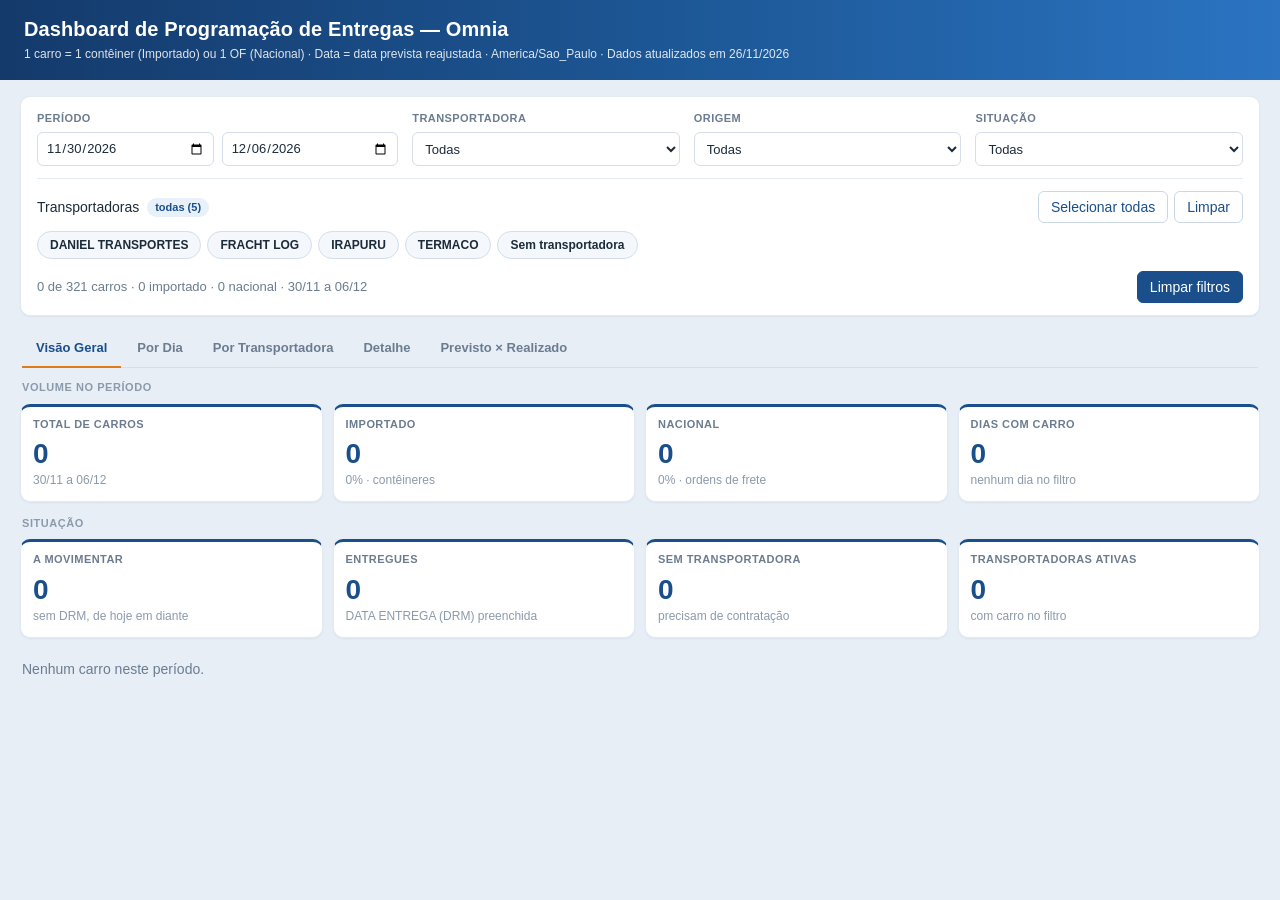
<file: index.html>
<!DOCTYPE html>
<html lang="pt-BR">
<head>
  <meta charset="utf-8">
  <meta name="viewport" content="width=device-width, initial-scale=1">
  <title>Dashboard de Programação de Entregas — Omnia</title>
  <link rel="icon" href="favicon.svg" type="image/svg+xml" media="(prefers-color-scheme: light)">
  <link rel="icon" href="favicon-dark.svg" type="image/svg+xml" media="(prefers-color-scheme: dark)">
  <link rel="icon" href="favicon.png" type="image/png" sizes="24x24">
  <link rel="stylesheet" href="styles.css?v=20261126-b1525d">
</head>
<body>
  <header class="top">
    <h1>Dashboard de Programação de Entregas — Omnia</h1>
    <p>1 carro = 1 contêiner (Importado) ou 1 OF (Nacional) · Data = data prevista reajustada · America/Sao_Paulo · Dados atualizados em 26/11/2026</p>
  </header>
  <div class="wrap">
    <section class="card filters">
      <div class="fgrid">
        <div>
          <label class="fld" for="ini">Período</label>
          <div class="dates">
            <input id="ini" type="date" min="2026-08-01" max="2027-12-31" aria-label="Data inicial">
            <input id="fim" type="date" min="2026-08-01" max="2027-12-31" aria-label="Data final">
          </div>
        </div>
        <div>
          <label class="fld" for="transp">Transportadora</label>
          <select id="transp"></select>
        </div>
        <div>
          <label class="fld" for="origem">Origem</label>
          <select id="origem">
            <option value="todas">Todas</option>
            <option value="I">Importado</option>
            <option value="N">Nacional</option>
          </select>
        </div>
        <div>
          <label class="fld" for="situacao">Situação</label>
          <select id="situacao">
            <option value="todas">Todas</option>
            <option value="movimentar">A movimentar</option>
            <option value="entregue">Entregue</option>
            <option value="semBaixa">Sem baixa DRM</option>
          </select>
        </div>
      </div>
      <hr class="rule">
      <div class="chiphead">
        <div class="left">
          <span class="fld" style="margin:0">Transportadoras</span>
          <span class="badge" id="chip-badge"></span>
        </div>
        <div class="btns">
          <button type="button" class="ghost" id="sel-all">Selecionar todas</button>
          <button type="button" class="ghost" id="clear-chips">Limpar</button>
        </div>
      </div>
      <div class="chips" id="chips"></div>
      <div class="countrow">
        <div class="count" id="count"></div>
        <button type="button" class="primary" id="reset">Limpar filtros</button>
      </div>
    </section>
    <nav class="tabs" role="tablist">
      <button type="button" class="tab on" data-tab="geral" role="tab">Visão Geral</button>
      <button type="button" class="tab" data-tab="dia" role="tab">Por Dia</button>
      <button type="button" class="tab" data-tab="transp" role="tab">Por Transportadora</button>
      <button type="button" class="tab" data-tab="detalhe" role="tab">Detalhe</button>
      <button type="button" class="tab" data-tab="prev" role="tab">Previsto × Realizado</button>
    </nav>
    <main id="view"></main>
  </div>
  <script src="data.js?v=20261126-b1525d"></script>
  <script src="logic.js?v=20261126-b1525d"></script>
  <script src="app.js?v=20261126-b1525d"></script>
</body>
</html>
</file>
<file: styles.css>
:root {
  --blue: #1a4f8b;
  --blue-deep: #143a6b;
  --blue-mid: #1e5a9a;
  --ink: #1c2b3a;
  --muted: #6b7c90;
  --hint: #8b9aab;
  --line: #e3eaf2;
  --bg: #e7eef6;
  --card: #ffffff;
  --orange: #e07b1a;
  --orange-soft: #fff6ea;
  --chip: #f4f7fb;
  --shadow: 0 1px 2px rgba(20, 48, 90, 0.06);
  --radius: 10px;
  font-family: "Segoe UI", Inter, Roboto, Helvetica, Arial, sans-serif;
}

* { box-sizing: border-box; }

body {
  margin: 0;
  background: var(--bg);
  color: var(--ink);
  font-size: 14px;
  line-height: 1.4;
}

svg text { font-family: "Segoe UI", Inter, Roboto, Helvetica, Arial, sans-serif; }

.top {
  background: linear-gradient(90deg, #143a6b 0%, #1e5a9a 58%, #2b74c2 100%);
  color: #fff;
  padding: 16px 24px 18px;
}

.top h1 {
  margin: 0;
  font-size: 20px;
  line-height: 26px;
  font-weight: 700;
  letter-spacing: 0.1px;
}

.top p {
  margin: 4px 0 0;
  font-size: 12px;
  line-height: 16px;
  color: rgba(255, 255, 255, 0.86);
}

.wrap { padding: 16px 20px 40px; }

.card {
  background: var(--card);
  border: 1px solid var(--line);
  border-radius: var(--radius);
  box-shadow: var(--shadow);
}

.filters { padding: 14px 16px 12px; }

.fgrid {
  display: grid;
  grid-template-columns: minmax(240px, 1.35fr) repeat(3, minmax(150px, 1fr));
  gap: 14px;
}

label.fld {
  display: block;
  font-size: 11px;
  font-weight: 700;
  letter-spacing: 0.04em;
  text-transform: uppercase;
  color: var(--muted);
  margin-bottom: 6px;
}

.dates { display: flex; gap: 8px; }
.dates input, select {
  height: 34px;
  border: 1px solid #d5deea;
  border-radius: 6px;
  background: #fff;
  color: var(--ink);
  font: inherit;
  font-size: 13px;
  padding: 0 8px;
}
.dates input { flex: 1; min-width: 0; }
select { width: 100%; }

.rule { border: 0; border-top: 1px solid var(--line); margin: 12px 0; }

.chiphead, .countrow {
  display: flex;
  align-items: center;
  justify-content: space-between;
  gap: 10px;
  flex-wrap: wrap;
}

.chiphead .left { display: flex; align-items: center; gap: 8px; }

.badge {
  display: inline-block;
  background: #e8f0fa;
  color: var(--blue);
  border-radius: 999px;
  font-size: 11px;
  font-weight: 700;
  padding: 2px 8px;
  letter-spacing: 0;
  text-transform: none;
}

.btns { display: flex; gap: 6px; }

button {
  font: inherit;
  cursor: pointer;
  border-radius: 6px;
  height: 32px;
  padding: 0 12px;
}

button.ghost {
  background: #fff;
  color: var(--blue);
  border: 1px solid #c9d7e8;
}

button.ghost:hover { background: #f4f8fc; }

button.primary {
  background: var(--blue);
  color: #fff;
  border: 1px solid var(--blue);
}

button.primary:hover { background: var(--blue-mid); }

.chips { display: flex; flex-wrap: wrap; gap: 6px; margin-top: 8px; }

.chip {
  border: 1px solid #d5deea;
  background: var(--chip);
  color: var(--ink);
  border-radius: 999px;
  height: 28px;
  padding: 0 12px;
  font-size: 12px;
  font-weight: 600;
}

.chip.on {
  background: var(--blue);
  border-color: var(--blue);
  color: #fff;
}

.countrow { margin-top: 12px; }
.count { color: var(--muted); font-size: 13px; }

.tabs {
  display: flex;
  gap: 2px;
  margin: 14px 2px 12px;
  border-bottom: 1px solid #d5deea;
}

.tab {
  background: transparent;
  border: 0;
  border-bottom: 2px solid transparent;
  border-radius: 0;
  height: 38px;
  padding: 0 14px;
  margin-bottom: -1px;
  color: var(--muted);
  font-weight: 600;
  font-size: 13px;
}

.tab.on {
  color: var(--blue);
  border-bottom-color: var(--orange);
}

.section {
  font-size: 11px;
  font-weight: 700;
  letter-spacing: 0.05em;
  text-transform: uppercase;
  color: var(--hint);
  margin: 2px 2px 8px;
}

.kpis {
  display: grid;
  grid-template-columns: repeat(4, minmax(0, 1fr));
  gap: 10px;
  margin-bottom: 14px;
}

.kpi {
  background: #fff;
  border: 1px solid var(--line);
  border-top: 3px solid var(--blue);
  border-radius: var(--radius);
  box-shadow: var(--shadow);
  padding: 10px 12px 12px;
  min-width: 0;
}

.kpi.alert { border-top-color: var(--orange); }

.kpi .k {
  font-size: 11px;
  font-weight: 700;
  letter-spacing: 0.04em;
  text-transform: uppercase;
  color: var(--muted);
}

.kpi .v {
  margin-top: 6px;
  font-size: 28px;
  line-height: 32px;
  font-weight: 700;
  color: var(--blue);
}

.kpi.alert .v { color: #c45a12; }

.kpi .h { margin-top: 2px; font-size: 12px; color: var(--hint); }

.formula {
  background: #fff;
  border: 1px solid var(--line);
  border-left: 3px solid var(--blue);
  border-radius: 8px;
  padding: 10px 12px;
  font-weight: 700;
  margin: -4px 0 14px;
}

.charts {
  display: grid;
  grid-template-columns: minmax(0, 1.7fr) minmax(280px, 1fr);
  gap: 12px;
  margin-bottom: 12px;
}

.panel { padding: 14px 14px 10px; min-width: 0; }
.panel h2 {
  margin: 0;
  font-size: 15px;
  color: var(--blue);
  font-weight: 700;
}
.panel .cap { margin: 2px 0 10px; font-size: 11px; color: var(--hint); }

.legend { display: flex; flex-wrap: wrap; gap: 8px 14px; margin-top: 8px; }
.legend span { display: inline-flex; align-items: center; gap: 6px; font-size: 12px; color: var(--ink); }
.sw { width: 10px; height: 10px; border-radius: 2px; display: inline-block; }

.donut-wrap { display: flex; gap: 12px; align-items: center; flex-wrap: wrap; }
.donut-legend { display: flex; flex-direction: column; gap: 6px; font-size: 12px; }
.donut-legend div { display: flex; justify-content: space-between; gap: 12px; }
.donut-legend b { font-weight: 700; }

.scroll { overflow: auto; }
table { width: 100%; border-collapse: collapse; font-size: 12.5px; }
th, td { padding: 7px 8px; text-align: center; vertical-align: middle; border-bottom: 1px solid var(--line); white-space: nowrap; }
th {
  position: sticky;
  top: 0;
  background: #f5f8fb;
  color: var(--muted);
  font-size: 11px;
  letter-spacing: 0.03em;
  text-transform: uppercase;
}
td.num, th.num { text-align: center; font-variant-numeric: tabular-nums; }
td.prog, td.mat { white-space: normal; min-width: 180px; max-width: 320px; text-align: center; }
td.daycell { vertical-align: middle; font-weight: 700; }
tr.pair-start td, tr.pair-mid td { border-bottom-style: dashed; }
tr.pair-end td { border-bottom-color: #c5d0dc; }
tr.warn td { background: var(--orange-soft); }
tr.subtotal td { background: #e7eef8; font-weight: 700; border-bottom-color: #c5d0dc; }
tr.total td { background: #f3f6fb; font-weight: 700; }
tr.total.warn td { background: #fff1df; }

.days {
  display: grid;
  grid-template-columns: repeat(auto-fill, minmax(210px, 1fr));
  gap: 10px;
}

.day {
  background: #fff;
  border: 1px solid var(--line);
  border-top: 3px solid var(--blue);
  border-radius: var(--radius);
  box-shadow: var(--shadow);
  padding: 10px 12px 12px;
}
.day.alert { border-top-color: var(--orange); }
.day .dh {
  display: flex;
  justify-content: space-between;
  font-size: 11px;
  font-weight: 700;
  letter-spacing: 0.04em;
  text-transform: uppercase;
  color: var(--muted);
}
.day .hoje { color: var(--orange); letter-spacing: 0; text-transform: none; }
.day .big { font-size: 26px; line-height: 30px; font-weight: 700; color: var(--blue); margin: 4px 0 6px; }
.day p { margin: 0; font-size: 12.5px; line-height: 18px; }
.day p.miss { color: #c45a12; }

.split { display: grid; grid-template-columns: minmax(0, 1fr) minmax(0, 1fr); gap: 12px; }

.hbar { display: grid; grid-template-columns: 148px 1fr 36px; gap: 8px; align-items: center; margin: 6px 0; }
.hbar .name { font-size: 12px; font-weight: 600; }
.track { display: flex; height: 16px; background: #f2f5f8; border-radius: 4px; overflow: hidden; }
.seg { height: 100%; }
.seg.imp { background: #1a4f8b; }
.seg.nac { background: #8fb0d6; }
.hbar .n { text-align: right; font-weight: 700; font-size: 13px; color: var(--blue); }

.basebar { display: flex; gap: 16px; align-items: flex-end; flex-wrap: wrap; margin-bottom: 14px; }
.basebar > div { min-width: 260px; }
.basebar label.fld { margin-bottom: 6px; }
.basebar .rule-text { flex: 1; min-width: 260px; margin: 0; font-size: 12px; color: var(--muted); line-height: 17px; }
.basebar .rule-text b { color: var(--blue); }
select:disabled { background: #f2f5f8; color: var(--hint); }

.empty { color: var(--muted); padding: 8px 2px; }

button:focus-visible, .chip:focus-visible, select:focus-visible, input:focus-visible {
  outline: 2px solid var(--blue);
  outline-offset: 1px;
}

@media (max-width: 980px) {
  .fgrid, .kpis, .charts, .split { grid-template-columns: 1fr 1fr; }
  .fgrid { grid-template-columns: 1fr 1fr; }
}

@media (max-width: 680px) {
  .fgrid, .kpis, .charts, .split { grid-template-columns: 1fr; }
  .top h1 { font-size: 17px; }
  .hbar { grid-template-columns: 1fr; }
}
</file>
